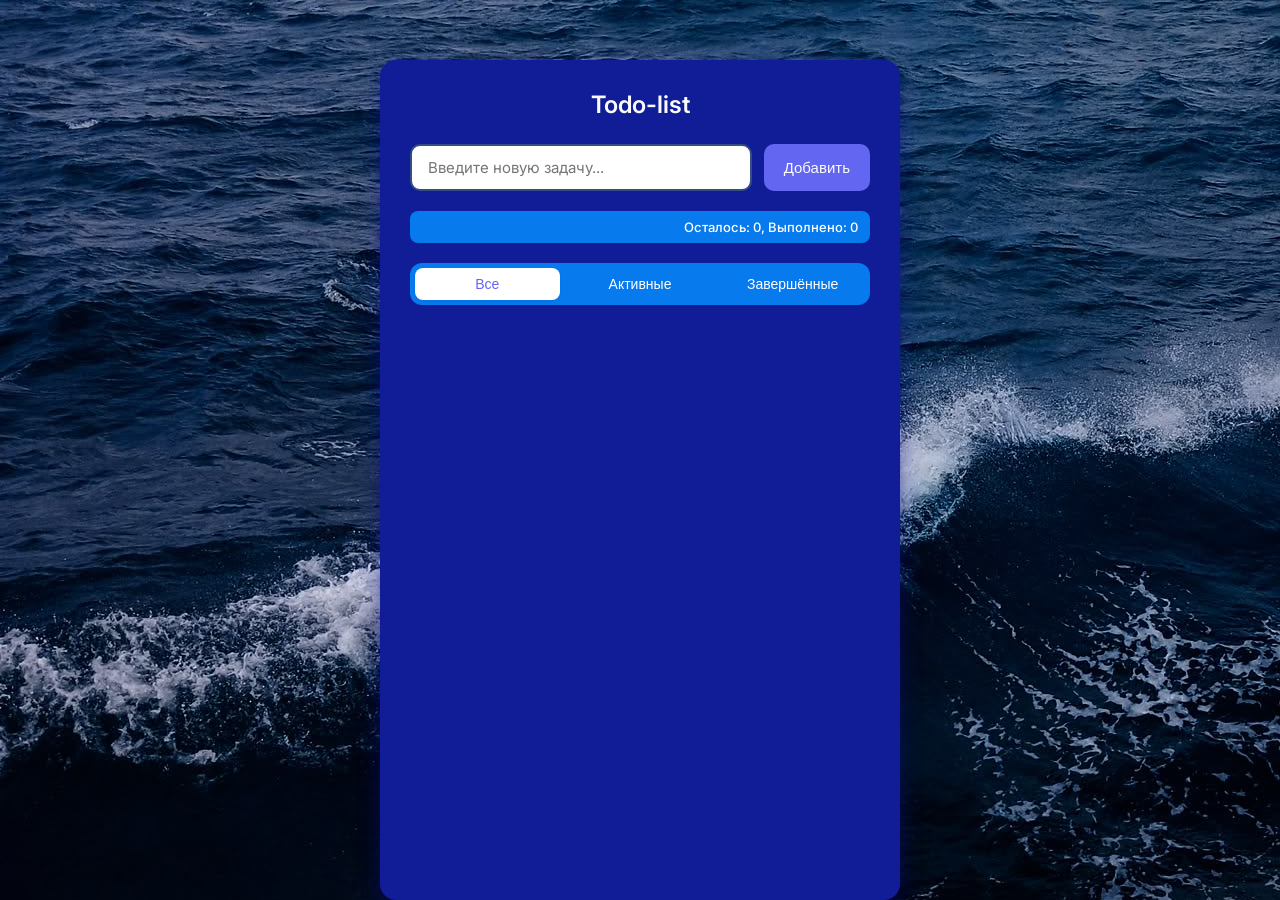
<file: task3/index.html>
<!DOCTYPE html>
<html lang="ru">
<head>
    <meta charset="UTF-8">
    <meta name="viewport" content="width=device-width, initial-scale=1.0">
    <title>Todo-list</title>
    <link rel="stylesheet" href="style.css">
</head>
<body>
    <div class="app">
        <h1>Todo-list</h1>
        
        <!-- Поле ввода и кнопка добавления -->
        <div class="input-group">
            <input type="text" id="task-input" placeholder="Введите новую задачу...">
            <button id="add-btn">Добавить</button>
        </div>

        <div class="stats" id="stats">
            Осталось: 0, Выполнено: 0
        </div>

        <!-- Фильтры -->
        <div class="filters">
            <button class="filter-btn active" data-filter="all">Все</button>
            <button class="filter-btn" data-filter="active">Активные</button>
            <button class="filter-btn" data-filter="completed">Завершённые</button>
        </div>

        <!-- Список задач (генерируется в JS) -->
        <ul id="task-list"></ul>
    </div>

    <script src="script.js" defer></script>
</body>
</html>
</file>
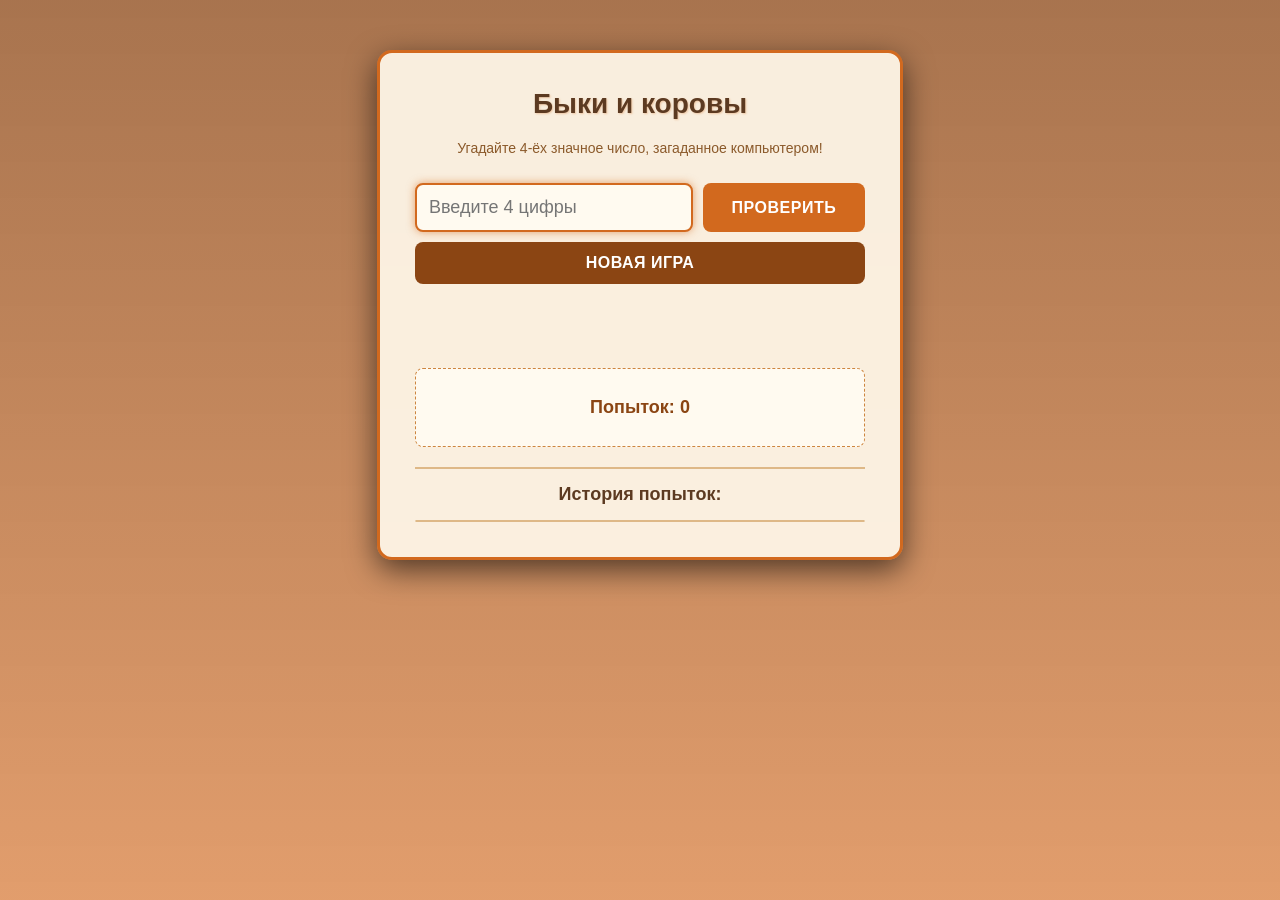
<file: task4/index.html>
<!DOCTYPE html>
<html lang="ru">
<head>
    <meta charset="UTF-8">
    <meta name="viewport" content="width=device-width, initial-scale=1.0">
    <title>Игра «Быки и коровы»</title>
    <link rel="stylesheet" href="style.css">
</head>
<body>
    <div class="game-container">
        <h1>Быки и коровы</h1>
        <p class="rules">Угадайте 4-ёх значное число, загаданное компьютером!</p>
        
        <div class="controls">
            <input type="text" id="guessInput" placeholder="Введите 4 цифры" maxlength="4" autocomplete="off">
            <button id="checkBtn">Проверить</button>
            <button id="newGameBtn">Новая игра</button>
        </div>

        <div id="message" class="message"></div>
        
        <div class="stats">
            <p>Попыток: <span id="attemptsCount">0</span></p>
        </div>

        <div class="history-container">
            <h3>История попыток:</h3>
            <ul id="historyList"></ul>
        </div>
    </div>

    <script src="script.js"></script>
</body>
</html>
</file>
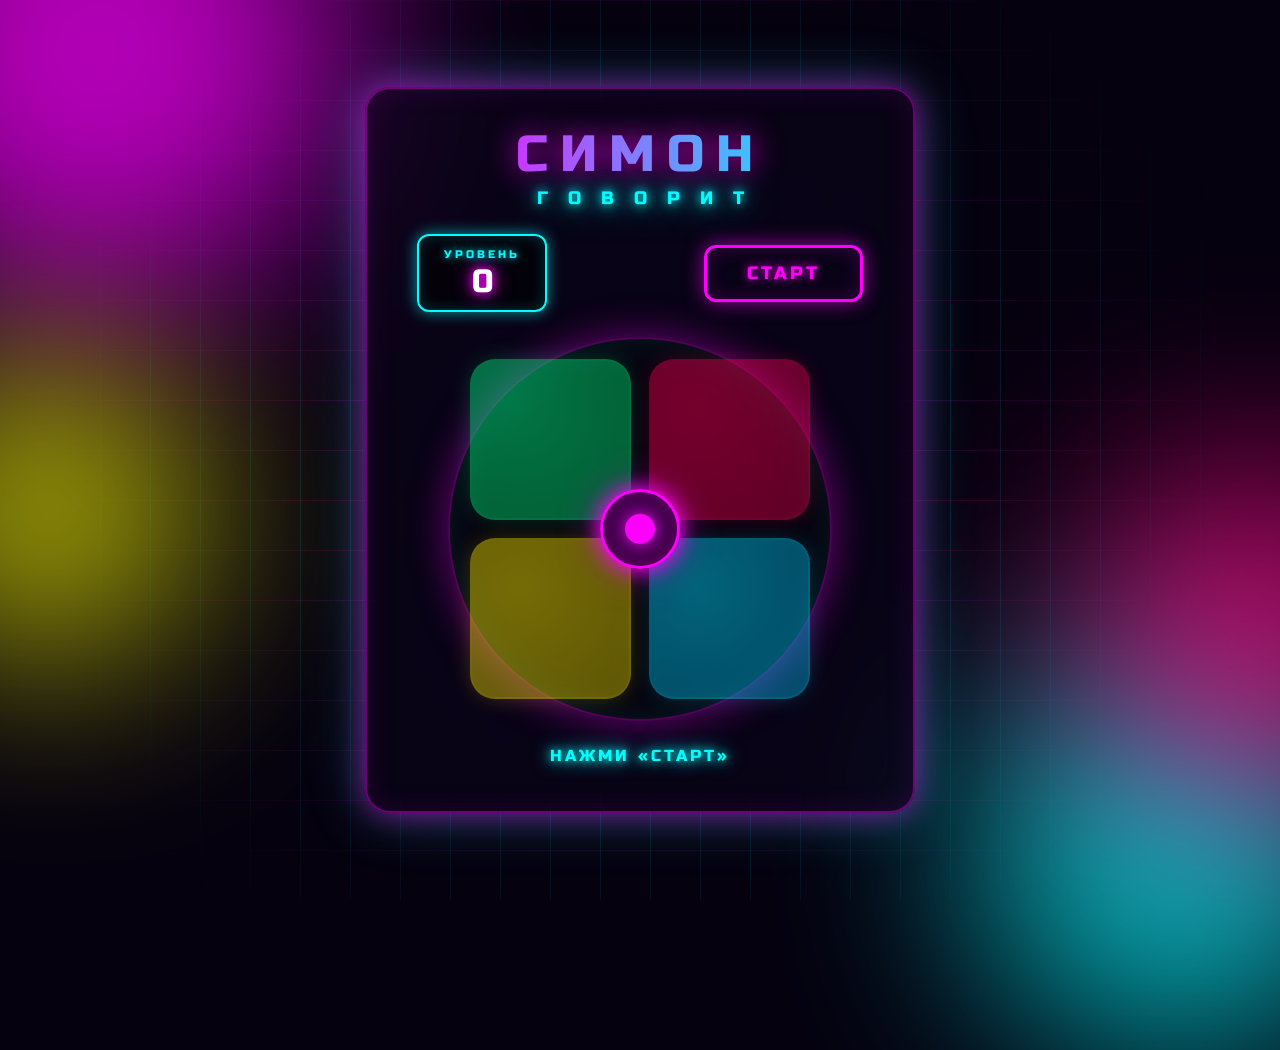
<file: task5/index.html>
<!DOCTYPE html>
<html lang="ru">
<head>
    <meta charset="UTF-8">
    <meta name="viewport" content="width=device-width, initial-scale=1.0">
    <title>Симон говорит</title>
    <link href="https://fonts.googleapis.com/css2?family=Russo+One&display=swap" rel="stylesheet">
    <link rel="stylesheet" href="css/style.css">
</head>
<body>
    <div class="grid-bg"></div>
    
    <div class="glow-orb orb-1"></div>
    <div class="glow-orb orb-2"></div>
    <div class="glow-orb orb-3"></div>
    <div class="glow-orb orb-4"></div>

    <div class="game-container">
        <h1 class="game-title">СИМОН</h1>
        <p class="subtitle">ГОВОРИТ</p>
        
        <div class="info-panel">
            <div class="score-box">
                <span class="label">УРОВЕНЬ</span>
                <span id="level" class="value">0</span>
            </div>
            <button id="start-btn">СТАРТ</button>
        </div>

        <div class="board-wrapper">
            <div class="board" id="board">
                <div class="btn green" data-id="0"></div>
                <div class="btn red" data-id="1"></div>
                <div class="btn yellow" data-id="2"></div>
                <div class="btn blue" data-id="3"></div>
                <div class="center-circle">
                    <div class="center-inner"></div>
                </div>
            </div>
        </div>

        <div id="message" class="message">НАЖМИ «СТАРТ»</div>
    </div>

    <script type="module" src="js/main.js"></script>
</body>
</html>
</file>
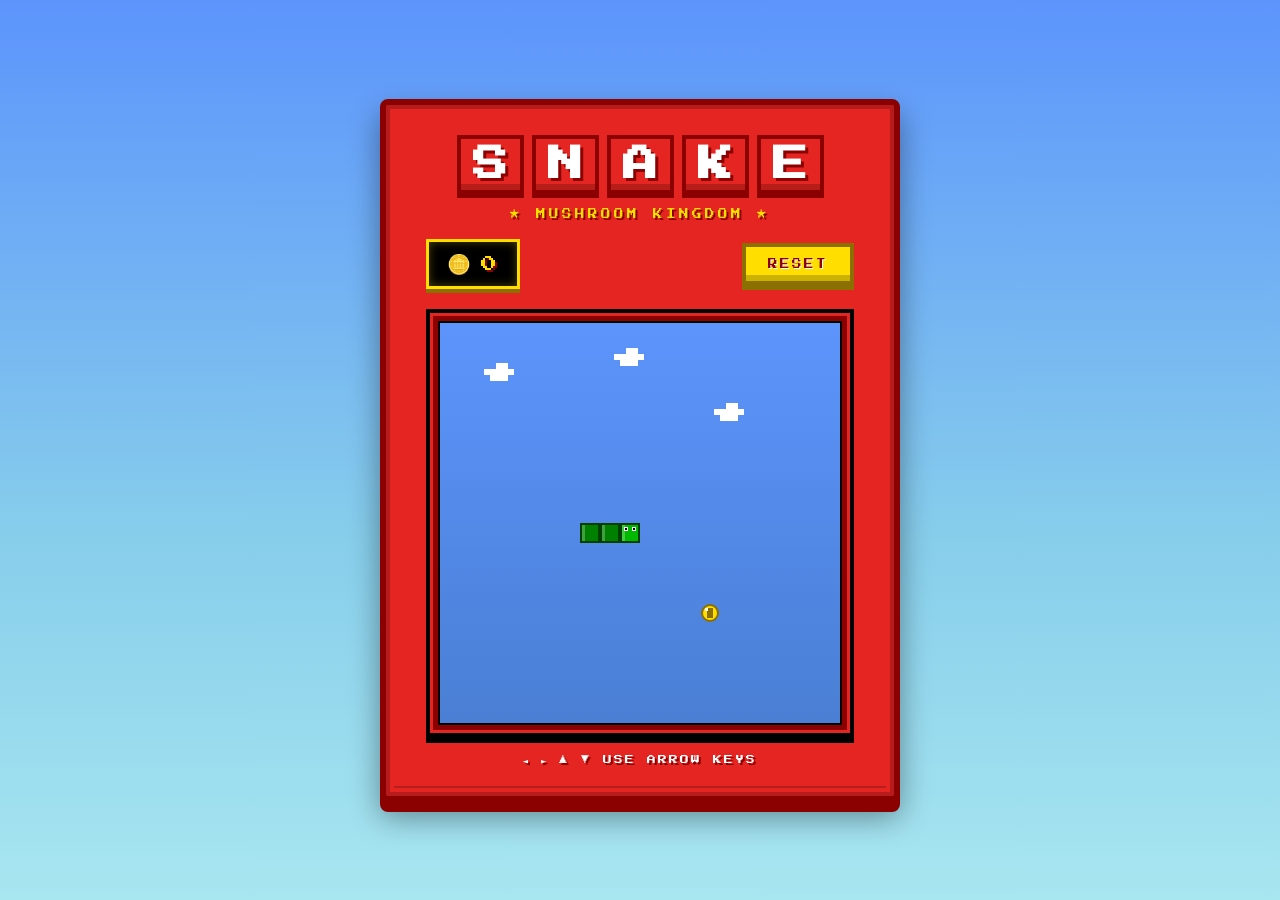
<file: task6/index.html>
<!DOCTYPE html>
<html lang="ru">
<head>
    <meta charset="UTF-8">
    <meta name="viewport" content="width=device-width, initial-scale=1.0">
    <title>SNAKE — Mushroom Kingdom Edition</title>
    <link href="https://fonts.googleapis.com/css2?family=Press+Start+2P&display=swap" rel="stylesheet">
    <link rel="stylesheet" href="css/style.css">
</head>
<body>
    <!-- Фоновые облака (декоративные) -->
    <div class="clouds">
        <div class="cloud cloud-1"></div>
        <div class="cloud cloud-2"></div>
        <div class="cloud cloud-3"></div>
    </div>

    <div class="game-container">
        <h1 class="game-title">
            <span class="letter">S</span>
            <span class="letter">N</span>
            <span class="letter">A</span>
            <span class="letter">K</span>
            <span class="letter">E</span>
        </h1>
        <p class="subtitle">★ MUSHROOM KINGDOM ★</p>

        <div class="info-panel">
            <div class="coin-box">
                <span class="coin-icon">🪙</span>
                <span id="score" class="coin-score">× 000</span>
            </div>
            <button id="restart-btn">RESET</button>
        </div>

        <div class="canvas-wrapper">
            <canvas id="game-canvas" width="400" height="400"></canvas>

            <div id="game-over-overlay" class="overlay hidden">
                <div class="overlay-content">
                    <h2>GAME OVER</h2>
                    <p>COINS: <span id="final-score">000</span></p>
                    <p class="blink">PRESS RESET</p>
                    <button id="restart-overlay-btn">TRY AGAIN</button>
                </div>
            </div>
        </div>

        <p class="hint">◄ ► ▲ ▼ USE ARROW KEYS</p>
    </div>

    <script type="module" src="js/main.js"></script>
</body>
</html>
</file>
<file: task3/style.css>
@import url('https://fonts.googleapis.com/css2?family=Inter:wght@400;500;600&display=swap');

:root {
    --primary-color: #6366f1; 
    --primary-hover: #4f46e5;
    --bg-color: #aecaff;
    --card-bg: #111c97;
    --text-main: #fafafa;
    --text-muted: #ffffff;
    --border-color: #334e83;
    --danger-color: #ef4444;
    --danger-hover: #dc2626;
}

* {
    box-sizing: border-box;
    margin: 0;
    padding: 0;
}

body {
    font-family: 'Inter', -apple-system, BlinkMacSystemFont, "Segoe UI", Roboto, Helvetica, Arial, sans-serif;
    background-color: var(--bg-color);
    background-image: url('seaaa.jpg');
    color: var(--text-main);
    display: flex;
    justify-content: center;
    padding-top: 60px;
    min-height: 100vh;
}

.app {
    background: var(--card-bg);
    padding: 30px;
    border-radius: 16px;
    box-shadow: 0 10px 25px -5px rgba(5, 11, 129, 0.877), 0 8px 10px -6px rgba(0, 0, 0, 0.01);
    width: 100%;
    max-width: 520px;
    transition: all 0.3s ease;
}

h1 {
    text-align: center;
    font-size: 24px;
    font-weight: 600;
    margin-bottom: 25px;
    color: var(--text-main);
}

.input-group {
    display: flex;
    gap: 12px;
    margin-bottom: 20px;
}

#task-input {
    flex-grow: 1;
    padding: 12px 16px;
    border: 2px solid var(--border-color);
    border-radius: 10px;
    font-size: 15px;
    font-family: inherit;
    outline: none;
    transition: border-color 0.2s ease, box-shadow 0.2s ease;
}

#task-input:focus {
    border-color: var(--primary-color);
    box-shadow: 0 0 0 3px rgba(99, 102, 241, 0.15);
}

#add-btn {
    padding: 12px 20px;
    background-color: var(--primary-color);
    color: rgb(252, 252, 253);
    border: none;
    border-radius: 10px;
    font-size: 15px;
    font-weight: 500;
    cursor: pointer;
    transition: background-color 0.2s ease, transform 0.1s ease;
    white-space: nowrap;
}

#add-btn:hover {
    background-color: var(--primary-hover);
}

#add-btn:active {
    transform: scale(0.97);
}

.stats {
    font-size: 13px;
    font-weight: 500;
    color: var(--text-muted);
    margin-bottom: 20px;
    text-align: right;
    background: #077aed;
    padding: 8px 12px;
    border-radius: 8px;
}

.filters {
    display: flex;
    gap: 8px;
    margin-bottom: 20px;
    background: #077aed;
    padding: 5px;
    border-radius: 12px;
}

.filter-btn {
    flex: 1;
    padding: 8px 12px;
    background: transparent;
    border: none;
    border-radius: 8px;
    font-size: 14px;
    font-weight: 500;
    color: var(--text-muted);
    cursor: pointer;
    transition: all 0.2s ease;
}

.filter-btn:hover {
    color: var(--text-main);
    background: rgba(0, 0, 0, 0.03);
}

.filter-btn.active {
    background-color: white;
    color: var(--primary-color);
    box-shadow: 0 2px 4px rgba(0, 0, 0, 0.05);
}

#task-list {
    list-style: none;
    display: flex;
    flex-direction: column;
    gap: 10px;
}

.task-item {
    display: flex;
    align-items: center;
    justify-content: space-between;
    padding: 14px 16px;
    background-color: var(--card-bg);
    border: 1px solid var(--border-color);
    border-radius: 12px;
    transition: all 0.2s ease;
    animation: fadeIn 0.3s ease;
}

.task-item:hover {
    border-color: #d1d5db;
    box-shadow: 0 2px 8px rgba(0, 0, 0, 0.04);
}

@keyframes fadeIn {
    from { opacity: 0; transform: translateY(-5px); }
    to { opacity: 1; transform: translateY(0); }
}

.task-content {
    display: flex;
    align-items: center;
    gap: 14px;
    flex-grow: 1;
    overflow: hidden; 
}

.task-content input[type="checkbox"] {
    width: 20px;
    height: 20px;
    cursor: pointer;
    accent-color: var(--primary-color); /* Современный способ покрасить чекбокс */
    flex-shrink: 0;
}

.task-content span {
    font-size: 15px;
    word-break: break-word;
    transition: all 0.3s ease;
}

.completed {
    text-decoration: line-through;
    opacity: 0.5;
    color: var(--text-muted);
}

.delete-btn {
    background-color: transparent;
    color: var(--text-muted);
    border: none;
    padding: 6px 10px;
    border-radius: 8px;
    font-size: 13px;
    font-weight: 500;
    cursor: pointer;
    transition: all 0.2s ease;
    flex-shrink: 0;
}

.delete-btn:hover {
    background-color: #f38d8d; 
    color: var(--danger-color);
}

.delete-btn:active {
    transform: scale(0.95);
}
</file>
<file: task4/style.css>
body {
    font-family: 'Segoe UI', Tahoma, Geneva, Verdana, sans-serif;
    margin: 0;
    padding: 50px 20px;
    min-height: 100vh;
    box-sizing: border-box;
    
    background-image: 
        linear-gradient(rgba(139, 69, 19, 0.75), rgba(210, 105, 30, 0.65)),
        url('https://images.unsplash.com/photo-1500076656116-558758c991c1?q=80&w=1920&auto=format&fit=crop'); 
    background-size: cover;
    background-position: center;
    background-attachment: fixed;
    background-blend-mode: multiply; 
    
    display: flex;
    justify-content: center;
    align-items: flex-start;
}

.game-container {
    background-color: rgba(253, 245, 230, 0.95); 
    padding: 35px;
    border-radius: 15px;
    box-shadow: 0 10px 30px rgba(0, 0, 0, 0.6);
    width: 100%;
    max-width: 450px;
    border: 3px solid #d2691e;
    backdrop-filter: blur(2px);
}

h1 {
    text-align: center;
    color: #5c3a21; 
    margin-top: 0;
    font-size: 28px;
    text-shadow: 1px 1px 2px rgba(210, 105, 30, 0.3);
}

.rules {
    font-size: 14px;
    color: #8b5a2b; 
    text-align: center;
    margin-bottom: 25px;
    line-height: 1.4;
}

.controls {
    display: flex;
    flex-wrap: wrap;
    gap: 10px;
    margin-bottom: 20px;
}

input {
    flex-grow: 1;
    padding: 12px;
    font-size: 18px;
    border: 2px solid #cd853f; 
    border-radius: 8px;
    background-color: #fffaf0;
    color: #5c3a21;
    outline: none;
    transition: border-color 0.3s, box-shadow 0.3s;
    min-width: 120px;
}

input:focus {
    border-color: #d2691e; 
    box-shadow: 0 0 8px rgba(210, 105, 30, 0.6);
}

input:disabled {
    background-color: #e9e0d0;
    cursor: not-allowed;
}

button {
    padding: 12px 20px;
    font-size: 16px;
    font-weight: bold;
    border: none;
    border-radius: 8px;
    cursor: pointer;
    transition: all 0.2s ease;
    color: white;
    text-transform: uppercase;
    letter-spacing: 0.5px;
}

#checkBtn {
    background-color: #d2691e; 
    flex-grow: 1;
}

#checkBtn:hover:not(:disabled) {
    background-color: #b8520a;
    transform: translateY(-2px);
    box-shadow: 0 4px 10px rgba(0,0,0,0.3);
}

#checkBtn:disabled {
    background-color: #a09b95;
    cursor: not-allowed;
    transform: none;
}

#newGameBtn {
    background-color: #8b4513; 
    width: 100%;
}

#newGameBtn:hover {
    background-color: #6b3410;
    transform: translateY(-2px);
    box-shadow: 0 4px 10px rgba(0,0,0,0.3);
}

.message {
    min-height: 24px;
    font-weight: bold;
    text-align: center;
    margin-bottom: 20px;
    padding: 10px;
    border-radius: 8px;
    transition: all 0.3s;
}

.message.error { 
    color: #fff; 
    background-color: #dc3545; 
}

.message.success { 
    color: #fff; 
    background-color: #28a745; 
    animation: pulse 1s infinite alternate;
}

.message.info { 
    color: #5c3a21; 
    background-color: #f5deb3; 
    border: 1px solid #deb887;
}

@keyframes pulse {
    from { transform: scale(1); }
    to { transform: scale(1.02); }
}

.stats {
    font-size: 18px;
    font-weight: bold;
    text-align: center;
    margin-bottom: 20px;
    color: #8b4513;
    background-color: #fffaf0;
    padding: 10px;
    border-radius: 8px;
    border: 1px dashed #cd853f;
}

.history-container {
    border-top: 2px solid #deb887;
    padding-top: 15px;
}

.history-container h3 {
    margin: 0 0 15px 0;
    font-size: 18px;
    color: #5c3a21;
    text-align: center;
}

ul {
    list-style-type: none;
    padding: 0;
    margin: 0;
    max-height: 220px;
    overflow-y: auto;
    background-color: #fffaf0;
    border-radius: 8px;
    border: 1px solid #deb887;
}

ul::-webkit-scrollbar {
    width: 8px;
}
ul::-webkit-scrollbar-track {
    background: #fdf5e6;
    border-radius: 8px;
}
ul::-webkit-scrollbar-thumb {
    background: #cd853f;
    border-radius: 8px;
}
ul::-webkit-scrollbar-thumb:hover {
    background: #d2691e;
}

li {
    padding: 12px 15px;
    border-bottom: 1px solid #f5deb3;
    font-size: 15px;
    color: #4a2c16;
    display: flex;
    justify-content: space-between;
}

li:last-child {
    border-bottom: none;
}

li:nth-child(even) {
    background-color: #fdf5e6;
}
</file>
<file: task5/css/style.css>
* {
    box-sizing: border-box;
    margin: 0;
    padding: 0;
}

body {
    font-family: 'Russo One', sans-serif;
    background-color: #05010f;
    min-height: 100vh;
    display: flex;
    justify-content: center;
    align-items: center;
    overflow: hidden;
    position: relative;
}

.grid-bg {
    position: absolute;
    inset: 0;
    background-image: 
        linear-gradient(rgba(255, 0, 255, 0.15) 1px, transparent 1px),
        linear-gradient(90deg, rgba(0, 255, 255, 0.15) 1px, transparent 1px);
    background-size: 50px 50px;
    z-index: 0;
    animation: gridMove 20s linear infinite;
    mask-image: radial-gradient(circle at center, black 30%, transparent 80%);
    -webkit-mask-image: radial-gradient(circle at center, black 30%, transparent 80%);
}

@keyframes gridMove {
    0% { background-position: 0 0; }
    100% { background-position: 50px 50px; }
}

.glow-orb {
    position: absolute;
    border-radius: 50%;
    filter: blur(100px);
    opacity: 0.7;
    z-index: 0;
    animation: float 8s infinite ease-in-out alternate;
}

.orb-1 {
    width: 500px;
    height: 500px;
    background: #ff00ff;
    top: -200px;
    left: -150px;
}

.orb-2 {
    width: 400px;
    height: 400px;
    background: #00ffff;
    bottom: -150px;
    right: -100px;
    animation-delay: -2s;
}

.orb-3 {
    width: 300px;
    height: 300px;
    background: #ffff00;
    top: 40%;
    left: -100px;
    animation-delay: -4s;
}

.orb-4 {
    width: 350px;
    height: 350px;
    background: #ff0080;
    bottom: 10%;
    right: -150px;
    animation-delay: -6s;
}

@keyframes float {
    0% { transform: translate(0, 0) scale(1); }
    100% { transform: translate(50px, -30px) scale(1.2); }
}

.game-container {
    position: relative;
    z-index: 1;
    background: rgba(10, 5, 25, 0.7);
    backdrop-filter: blur(20px);
    -webkit-backdrop-filter: blur(20px);
    border: 2px solid rgba(255, 0, 255, 0.4);
    padding: 40px 50px;
    border-radius: 25px;
    box-shadow: 
        0 0 30px rgba(255, 0, 255, 0.5),
        0 0 60px rgba(0, 255, 255, 0.3),
        inset 0 0 30px rgba(255, 0, 255, 0.1);
    text-align: center;
    width: 90%;
    max-width: 550px;
}

.game-title {
    font-size: 3.2rem;
    font-weight: 400;
    letter-spacing: 12px;
    background: linear-gradient(90deg, #ff00ff, #00ffff, #ffff00, #ff00ff);
    background-size: 300% 100%;
    -webkit-background-clip: text;
    background-clip: text;
    -webkit-text-fill-color: transparent;
    animation: gradientShift 4s linear infinite;
    filter: drop-shadow(0 0 15px rgba(255, 0, 255, 0.8));
    line-height: 1;
}

@keyframes gradientShift {
    0% { background-position: 0% 50%; }
    100% { background-position: 300% 50%; }
}

.subtitle {
    font-size: 1.1rem;
    letter-spacing: 20px;
    color: #00ffff;
    text-shadow: 
        0 0 10px #00ffff,
        0 0 20px #00ffff,
        0 0 40px #00ffff;
    margin-bottom: 25px;
    margin-top: 8px;
    padding-left: 20px; 
}

.info-panel {
    display: flex;
    justify-content: space-between;
    align-items: center;
    margin-bottom: 25px;
    gap: 15px;
}

.score-box {
    background: rgba(0, 0, 0, 0.6);
    padding: 12px 25px;
    border-radius: 12px;
    border: 2px solid #00ffff;
    display: flex;
    flex-direction: column;
    align-items: center;
    min-width: 110px;
    box-shadow: 
        0 0 15px rgba(0, 255, 255, 0.6),
        inset 0 0 15px rgba(0, 255, 255, 0.2);
}

.score-box .label {
    font-size: 0.7rem;
    color: #00ffff;
    letter-spacing: 3px;
    margin-bottom: 5px;
    text-shadow: 0 0 8px #00ffff;
}

.score-box .value {
    font-size: 2rem;
    color: #fff;
    line-height: 1;
    text-shadow: 
        0 0 10px #ff00ff,
        0 0 20px #ff00ff;
}

#start-btn {
    padding: 15px 40px;
    font-size: 1.1rem;
    font-family: 'Russo One', sans-serif;
    cursor: pointer;
    background: transparent;
    border: 3px solid #ff00ff;
    color: #ff00ff;
    border-radius: 12px;
    letter-spacing: 3px;
    text-transform: uppercase;
    transition: all 0.3s ease;
    box-shadow: 
        0 0 20px rgba(255, 0, 255, 0.6),
        inset 0 0 20px rgba(255, 0, 255, 0.2);
    text-shadow: 0 0 10px #ff00ff;
}

#start-btn:hover {
    background: #ff00ff;
    color: #05010f;
    box-shadow: 
        0 0 40px rgba(255, 0, 255, 1),
        0 0 80px rgba(255, 0, 255, 0.6),
        inset 0 0 20px rgba(255, 0, 255, 0.4);
    text-shadow: none;
    transform: scale(1.05);
}

#start-btn:active {
    transform: scale(0.98);
}

.board-wrapper {
    display: flex;
    justify-content: center;
    padding: 20px;
    background: rgba(0, 0, 0, 0.4);
    border-radius: 50%;
    width: fit-content;
    margin: 0 auto;
    border: 2px solid rgba(255, 0, 255, 0.3);
    box-shadow: 
        0 0 40px rgba(255, 0, 255, 0.4),
        inset 0 0 40px rgba(0, 255, 255, 0.1);
}

.board {
    display: grid;
    grid-template-columns: 1fr 1fr;
    gap: 18px;
    width: 340px;
    height: 340px;
    position: relative;
}

.btn {
    border-radius: 25px;
    cursor: pointer;
    transition: all 0.15s ease;
    opacity: 0.45;
    border: 2px solid rgba(255, 255, 255, 0.2);
    position: relative;
}

.btn.green { 
    background: radial-gradient(circle at 30% 30%, #00ff88, #00cc66);
    box-shadow: 0 0 20px rgba(0, 255, 136, 0.4), inset 0 0 20px rgba(0, 255, 136, 0.3);
    border-color: rgba(0, 255, 136, 0.6);
}
.btn.red { 
    background: radial-gradient(circle at 30% 30%, #ff0055, #cc0044);
    box-shadow: 0 0 20px rgba(255, 0, 85, 0.4), inset 0 0 20px rgba(255, 0, 85, 0.3);
    border-color: rgba(255, 0, 85, 0.6);
}
.btn.yellow { 
    background: radial-gradient(circle at 30% 30%, #ffee00, #ccbb00);
    box-shadow: 0 0 20px rgba(255, 238, 0, 0.4), inset 0 0 20px rgba(255, 238, 0, 0.3);
    border-color: rgba(255, 238, 0, 0.6);
}
.btn.blue { 
    background: radial-gradient(circle at 30% 30%, #00ddff, #0099cc);
    box-shadow: 0 0 20px rgba(0, 221, 255, 0.4), inset 0 0 20px rgba(0, 221, 255, 0.3);
    border-color: rgba(0, 221, 255, 0.6);
}

.btn.active {
    opacity: 1;
    transform: scale(1.08);
    border-color: #fff;
}

.btn.green.active { 
    background: radial-gradient(circle at 30% 30%, #ffffff, #00ff88);
    box-shadow: 
        0 0 40px #00ff88,
        0 0 80px #00ff88,
        0 0 120px #00ff88,
        inset 0 0 30px #fff;
}
.btn.red.active { 
    background: radial-gradient(circle at 30% 30%, #ffffff, #ff0055);
    box-shadow: 
        0 0 40px #ff0055,
        0 0 80px #ff0055,
        0 0 120px #ff0055,
        inset 0 0 30px #fff;
}
.btn.yellow.active { 
    background: radial-gradient(circle at 30% 30%, #ffffff, #ffee00);
    box-shadow: 
        0 0 40px #ffee00,
        0 0 80px #ffee00,
        0 0 120px #ffee00,
        inset 0 0 30px #fff;
}
.btn.blue.active { 
    background: radial-gradient(circle at 30% 30%, #ffffff, #00ddff);
    box-shadow: 
        0 0 40px #00ddff,
        0 0 80px #00ddff,
        0 0 120px #00ddff,
        inset 0 0 30px #fff;
}

.board.blocked .btn {
    pointer-events: none;
    cursor: default;
    filter: grayscale(0.6) brightness(0.6);
}

.center-circle {
    position: absolute;
    top: 50%;
    left: 50%;
    transform: translate(-50%, -50%);
    width: 80px;
    height: 80px;
    background: radial-gradient(circle, #1a0033, #000);
    border-radius: 50%;
    border: 3px solid #ff00ff;
    box-shadow: 
        0 0 20px #ff00ff,
        0 0 40px rgba(255, 0, 255, 0.5),
        inset 0 0 20px rgba(255, 0, 255, 0.5);
    z-index: 2;
    display: flex;
    justify-content: center;
    align-items: center;
}

.center-inner {
    width: 30px;
    height: 30px;
    background: #ff00ff;
    border-radius: 50%;
    box-shadow: 0 0 20px #ff00ff, 0 0 40px #ff00ff;
    animation: pulse 2s infinite;
}

@keyframes pulse {
    0%, 100% { 
        transform: scale(1); 
        opacity: 1;
    }
    50% { 
        transform: scale(1.3); 
        opacity: 0.6;
    }
}

.message {
    margin-top: 25px;
    font-size: 1rem;
    height: 25px;
    color: #00ffff;
    letter-spacing: 3px;
    text-shadow: 
        0 0 10px #00ffff,
        0 0 20px #00ffff;
    animation: flicker 3s infinite;
}

@keyframes flicker {
    0%, 100% { opacity: 1; }
    48% { opacity: 1; }
    49% { opacity: 0.5; }
    50% { opacity: 1; }
    51% { opacity: 0.7; }
    52% { opacity: 1; }
}

@media (max-width: 480px) {
    .game-container {
        padding: 25px 20px;
    }
    .game-title {
        font-size: 2rem;
        letter-spacing: 8px;
    }
    .subtitle {
        font-size: 0.85rem;
        letter-spacing: 14px;
        padding-left: 14px;
    }
    .board {
        width: 270px;
        height: 270px;
        gap: 12px;
    }
    .center-circle {
        width: 60px;
        height: 60px;
    }
    .center-inner {
        width: 22px;
        height: 22px;
    }
    #start-btn {
        padding: 12px 25px;
        font-size: 0.9rem;
    }
    .score-box {
        padding: 10px 15px;
        min-width: 85px;
    }
    .score-box .value {
        font-size: 1.5rem;
    }
    .message {
        font-size: 0.85rem;
    }
}
</file>
<file: task6/css/style.css>
* {
    box-sizing: border-box;
    margin: 0;
    padding: 0;
}

body {
    font-family: 'Press Start 2P', monospace;
    min-height: 100vh;
    display: flex;
    justify-content: center;
    align-items: center;
    overflow: hidden;
    background: linear-gradient(180deg, #5c94fc 0%, #87ceeb 60%, #a8e6f0 100%);
    position: relative;
}

.clouds {
    position: fixed;
    inset: 0;
    pointer-events: none;
    z-index: 0;
    overflow: hidden;
}

.cloud {
    position: absolute;
    background: #fff;
    border-radius: 0;
    box-shadow:
        30px 0 0 #fff,
        60px 0 0 #fff,
        15px -15px 0 #fff,
        45px -15px 0 #fff;
    height: 30px;
    width: 30px;
    animation: cloudMove linear infinite;
}

.cloud::before,
.cloud::after {
    content: '';
    position: absolute;
    background: #fff;
    width: 30px;
    height: 30px;
}

.cloud-1 { top: 10%; left: -100px; animation-duration: 25s; }
.cloud-2 { top: 25%; left: -150px; animation-duration: 40s; animation-delay: -10s; }
.cloud-3 { top: 5%;  left: -120px; animation-duration: 35s; animation-delay: -20s; }

@keyframes cloudMove {
    0%   { transform: translateX(0); }
    100% { transform: translateX(calc(100vw + 200px)); }
}

.game-container {
    position: relative;
    z-index: 1;
    padding: 30px 40px;
    background: #e52521;
    border: 6px solid #8b0000;
    border-radius: 8px;
    /* Объём как у кирпичной коробки */
    box-shadow:
        inset 0 0 0 4px #b71c1c,
        inset 0 0 0 8px #e52521,
        inset 0 -10px 0 rgba(0, 0, 0, 0.2),
        0 10px 0 #8b0000,
        0 15px 30px rgba(0, 0, 0, 0.4);
}

.game-title {
    display: flex;
    justify-content: center;
    gap: 8px;
    margin-bottom: 15px;
}

.game-title .letter {
    display: inline-block;
    font-size: 2.2rem;
    color: #fff;
    background: #e52521;
    border: 4px solid #8b0000;
    padding: 8px 12px;
    text-shadow: 3px 3px 0 #8b0000;
    box-shadow:
        inset 0 -6px 0 rgba(0, 0, 0, 0.2),
        0 4px 0 #8b0000;
    animation: letterBounce 1.5s ease-in-out infinite;
}

.game-title .letter:nth-child(1) { animation-delay: 0s; }
.game-title .letter:nth-child(2) { animation-delay: 0.1s; }
.game-title .letter:nth-child(3) { animation-delay: 0.2s; }
.game-title .letter:nth-child(4) { animation-delay: 0.3s; }
.game-title .letter:nth-child(5) { animation-delay: 0.4s; }

@keyframes letterBounce {
    0%, 100% { transform: translateY(0); }
    50%      { transform: translateY(-6px); }
}

.subtitle {
    font-size: 0.6rem;
    color: #ffde00;
    text-align: center;
    letter-spacing: 3px;
    margin-bottom: 20px;
    text-shadow: 2px 2px 0 #8b0000;
}

.info-panel {
    display: flex;
    justify-content: space-between;
    align-items: center;
    margin-bottom: 20px;
    gap: 15px;
}

.coin-box {
    background: #000;
    padding: 10px 18px;
    border: 3px solid #ffde00;
    display: flex;
    align-items: center;
    gap: 10px;
    box-shadow:
        inset 0 0 10px rgba(255, 222, 0, 0.3),
        0 4px 0 #8b6f00;
}

.coin-icon {
    font-size: 1.2rem;
    animation: coinSpin 1s linear infinite;
    display: inline-block;
}

@keyframes coinSpin {
    0%, 100% { transform: scaleX(1); }
    50%      { transform: scaleX(0.3); }
}

.coin-score {
    font-size: 1rem;
    color: #ffde00;
    text-shadow: 2px 2px 0 #8b0000;
    letter-spacing: 2px;
}

#restart-btn,
#restart-overlay-btn {
    padding: 12px 22px;
    font-family: 'Press Start 2P', monospace;
    font-size: 0.6rem;
    cursor: pointer;
    background: #ffde00;
    border: 4px solid #8b6f00;
    color: #8b0000;
    letter-spacing: 2px;
    text-shadow: 1px 1px 0 #fff;
    box-shadow:
        inset 0 -6px 0 rgba(0, 0, 0, 0.2),
        0 5px 0 #8b6f00;
    transition: all 0.05s ease;
    text-transform: uppercase;
}

#restart-btn:hover,
#restart-overlay-btn:hover {
    background: #fff;
    color: #e52521;
    text-shadow: 1px 1px 0 #ffde00;
}

#restart-btn:active,
#restart-overlay-btn:active {
    transform: translateY(5px);
    box-shadow: inset 0 -6px 0 rgba(0, 0, 0, 0.2);
}

.canvas-wrapper {
    position: relative;
    display: inline-block;
    padding: 8px;
    background: #8b0000;
    border: 4px solid #000;
    box-shadow:
        0 6px 0 #000,
        inset 0 0 0 3px #e52521;
}

#game-canvas {
    display: block;
    background: #5c94fc;
    image-rendering: pixelated;
    image-rendering: crisp-edges;
    border: 2px solid #000;
}

.overlay {
    position: absolute;
    inset: 0;
    background: rgba(0, 0, 0, 0.75);
    display: flex;
    justify-content: center;
    align-items: center;
    z-index: 10;
}

.overlay.hidden {
    display: none;
}

.overlay-content {
    text-align: center;
    padding: 20px;
    background: #e52521;
    border: 4px solid #8b0000;
    box-shadow:
        inset 0 0 0 4px #fff,
        0 6px 0 #8b0000;
    animation: overlayPop 0.3s ease;
}

@keyframes overlayPop {
    0%   { transform: scale(0.5); opacity: 0; }
    100% { transform: scale(1);   opacity: 1; }
}

.overlay-content h2 {
    font-size: 1.4rem;
    color: #fff;
    text-shadow: 3px 3px 0 #8b0000;
    margin-bottom: 15px;
    letter-spacing: 3px;
}

.overlay-content p {
    font-size: 0.65rem;
    color: #fff;
    text-shadow: 2px 2px 0 #8b0000;
    margin-bottom: 15px;
    letter-spacing: 2px;
}

.overlay-content .blink {
    animation: blink 1s steps(2, start) infinite;
}

@keyframes blink {
    0%, 50%      { opacity: 1; }
    50.01%, 100% { opacity: 0; }
}

#final-score {
    color: #ffde00;
    text-shadow: 2px 2px 0 #8b0000;
}

.hint {
    margin-top: 18px;
    font-size: 0.55rem;
    color: #fff;
    letter-spacing: 2px;
    text-align: center;
    text-shadow: 2px 2px 0 #8b0000;
}

@media (max-width: 500px) {
    .game-container { padding: 20px; }
    .game-title .letter { font-size: 1.5rem; padding: 5px 8px; }
    .subtitle { font-size: 0.5rem; }
    #game-canvas { width: 300px; height: 300px; }
    .hint { font-size: 0.45rem; }
}
</file>
